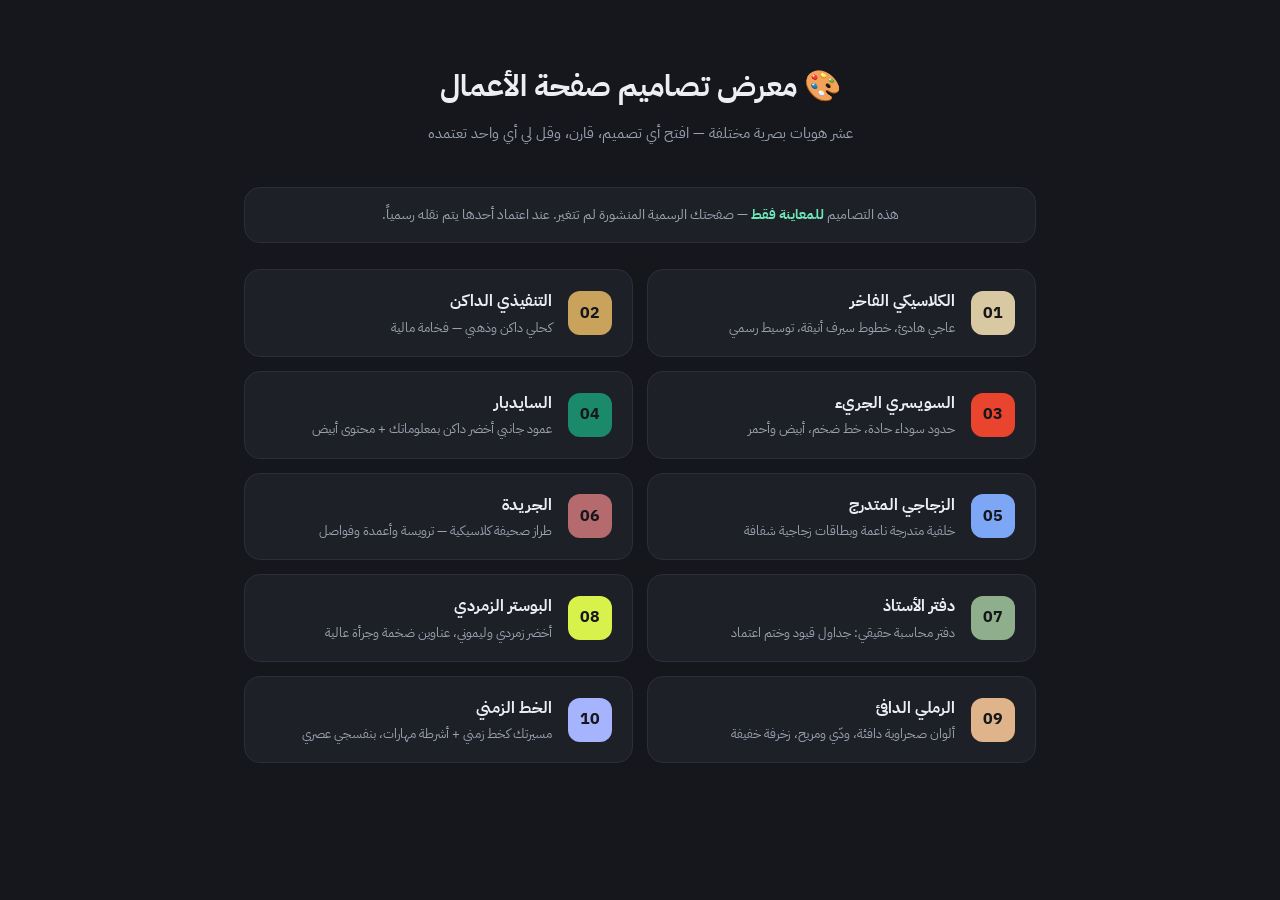
<file: portfolio/designs/index.html>
<!DOCTYPE html>
<html lang="ar" dir="rtl">
<head>
<meta charset="UTF-8"><meta name="viewport" content="width=device-width, initial-scale=1.0">
<title>معرض التصاميم — عمر الداود</title>
<meta name="robots" content="noindex">
<link href="https://fonts.googleapis.com/css2?family=IBM+Plex+Sans+Arabic:wght@400;500;700&display=swap" rel="stylesheet">
<style>
*{box-sizing:border-box}
body{margin:0;background:#15171c;color:#eceef2;font-family:"IBM Plex Sans Arabic",sans-serif;line-height:1.7}
main{max-width:840px;margin:0 auto;padding:0 24px 60px}
header{text-align:center;padding:60px 0 40px}
h1{font-size:30px;margin:0 0 10px}
header p{color:#9aa1b0;margin:0;font-size:15px}
.grid{display:grid;grid-template-columns:1fr 1fr;gap:14px}
a.d{display:flex;gap:16px;align-items:center;background:#1d2027;border:1px solid #2b2f3a;border-radius:16px;padding:18px 20px;color:inherit;text-decoration:none;transition:.15s}
a.d:hover{border-color:#6ee7b7;transform:translateY(-2px)}
.num{width:44px;height:44px;border-radius:12px;display:flex;align-items:center;justify-content:center;font-weight:700;font-size:16px;flex-shrink:0;color:#15171c}
h3{margin:0;font-size:15.5px}
a.d p{margin:2px 0 0;color:#9aa1b0;font-size:12.5px}
.note{background:#1d2027;border:1px solid #2b2f3a;border-radius:16px;padding:16px 20px;color:#9aa1b0;font-size:13.5px;margin-bottom:26px;text-align:center}
.note b{color:#6ee7b7}
@media(max-width:560px){.grid{grid-template-columns:1fr}}
</style>
</head>
<body>
<main>
  <header>
    <h1>🎨 معرض تصاميم صفحة الأعمال</h1>
    <p>عشر هويات بصرية مختلفة — افتح أي تصميم، قارن، وقل لي أي واحد تعتمده</p>
  </header>
  <div class="note">هذه التصاميم <b>للمعاينة فقط</b> — صفحتك الرسمية المنشورة لم تتغير. عند اعتماد أحدها يتم نقله رسمياً.</div>
  <div class="grid">
    <a class="d" href="design-01.html"><span class="num" style="background:#d9c9a3">01</span><div><h3>الكلاسيكي الفاخر</h3><p>عاجي هادئ، خطوط سيرف أنيقة، توسيط رسمي</p></div></a>
    <a class="d" href="design-02.html"><span class="num" style="background:#c9a35c">02</span><div><h3>التنفيذي الداكن</h3><p>كحلي داكن وذهبي — فخامة مالية</p></div></a>
    <a class="d" href="design-03.html"><span class="num" style="background:#e8442e">03</span><div><h3>السويسري الجريء</h3><p>حدود سوداء حادة، خط ضخم، أبيض وأحمر</p></div></a>
    <a class="d" href="design-04.html"><span class="num" style="background:#1b8a6b">04</span><div><h3>السايدبار</h3><p>عمود جانبي أخضر داكن بمعلوماتك + محتوى أبيض</p></div></a>
    <a class="d" href="design-05.html"><span class="num" style="background:#7da6f5">05</span><div><h3>الزجاجي المتدرج</h3><p>خلفية متدرجة ناعمة وبطاقات زجاجية شفافة</p></div></a>
    <a class="d" href="design-06.html"><span class="num" style="background:#b56a6d">06</span><div><h3>الجريدة</h3><p>طراز صحيفة كلاسيكية — ترويسة وأعمدة وفواصل</p></div></a>
    <a class="d" href="design-07.html"><span class="num" style="background:#8fae8b">07</span><div><h3>دفتر الأستاذ</h3><p>دفتر محاسبة حقيقي: جداول قيود وختم اعتماد</p></div></a>
    <a class="d" href="design-08.html"><span class="num" style="background:#d8f24b">08</span><div><h3>البوستر الزمردي</h3><p>أخضر زمردي وليموني، عناوين ضخمة وجرأة عالية</p></div></a>
    <a class="d" href="design-09.html"><span class="num" style="background:#e0b48a">09</span><div><h3>الرملي الدافئ</h3><p>ألوان صحراوية دافئة، ودّي ومريح، زخرفة خفيفة</p></div></a>
    <a class="d" href="design-10.html"><span class="num" style="background:#a5b4fc">10</span><div><h3>الخط الزمني</h3><p>مسيرتك كخط زمني + أشرطة مهارات، بنفسجي عصري</p></div></a>
  </div>
</main>
</body>
</html>
</file>
